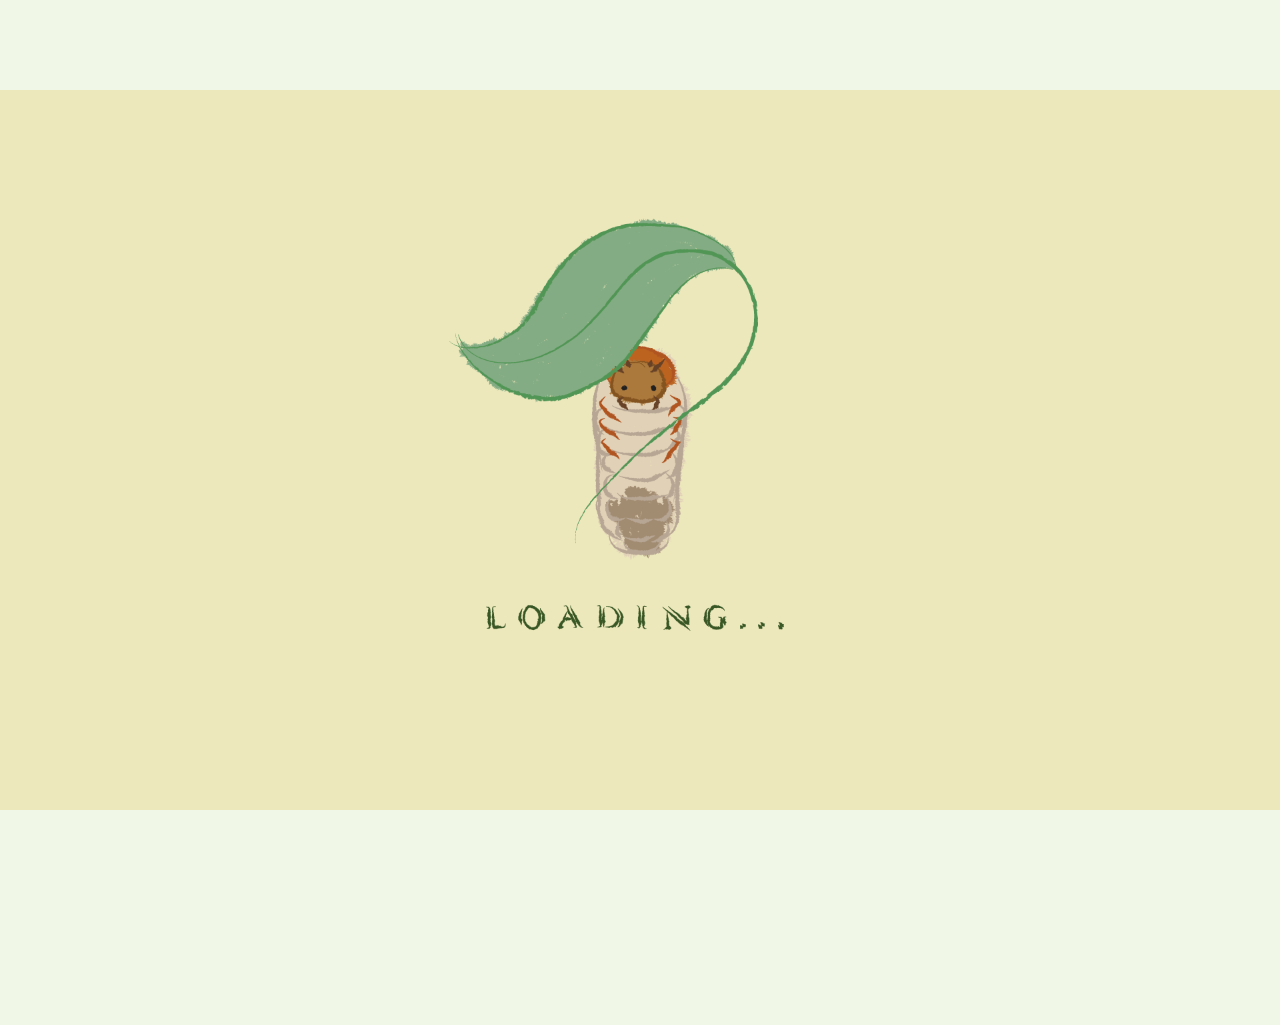
<file: index.html>
<!DOCTYPE html>
<html>
<head>

	<link rel="preconnect" href="https://fonts.googleapis.com">
	<link rel="preconnect" href="https://fonts.gstatic.com" crossorigin>
	<link href="https://fonts.googleapis.com/css2?family=Fredericka+the+Great&display=swap" rel="stylesheet">
	
	<link rel="stylesheet" type="text/css" href="css/site.css">
	<script src="https://code.jquery.com/jquery-3.7.1.min.js"></script> 
	<script src="js/main.js" defer></script>

</head>	
<body>

	<!--Audio files-->
	<audio id="chiaSound" class="effects" src="audio-files/chia-sound.mp3" preload="auto"></audio>
	<audio id="click" class="effects" src="audio-files/click.mp3" preload="auto"></audio>

	<div id="output"></div>

	<div class="help-wanted">
		<a href="help_wanted/index.html"><img id="signgrub" src="img/signgrub.png" alt="signgrub" class="signgrub"></img></a>
	</div>

	<div class="options-bar">
		<div id="menuIcon" class="menu-icon">☰</div>

		<div id="menuDropdown" class="menu-dropdown hidden">
			<button onclick="window.location.href='audio-settings/index.html'">Audio Settings</button>
			<button onclick="window.location.href='credits/index.html'">Credits</button>
		</div>
	</div>
	
	<main>
		<h1 class="header fredericka-the-great-regular">Grubby's Garden</h1>
		

		<section class="garden-creature">
			<div class="chia-wrapper resting">
				<img id="chia" src="img/chia.PNG" alt="Chia" class="chia resting">
				<img id="greenhouse" src="img/Big_greenhouse.png" alt="Greenhouse" class="greenhouse">
			</div>
		</section>
		<div class="plant-facts-bubble" onclick="window.location.href='plant_facts/index.html'">
			🌱 Chia's Plant Facts
		</div>
		<div id="emotionOverlay">
			<svg version="1.1"  id="emotionWheel" xmlns="http://www.w3.org/2000/svg" xmlns:xlink="http://www.w3.org/1999/xlink" viewBox="903 193 614 708">
				<style type="text/css">
					.st0{fill:#9C82BA;}
					.st1{enable-background:new    ;}
						.st2{fill:#FFFFFF;}
					.st3{fill:none;stroke:#333333;stroke-miterlimit:10;}
					.st4{fill:#9B9F6F;}
					.st5{fill:#6D4754;}
					.st6{fill:#FEF1A6;}
					.st7{fill:#9BACDE;}
					.st8{fill:#F5ABCC;}
				</style>
				<g id="anger" class="emotion-section hidden" onclick="goToGreenhouse('petunia_sprout')">
					<path class="st0" d="M903.6,724.5c61.2,105.7,175.5,176.8,306.4,177V547.3L903.6,724.5L903.6,724.5z"/>
					<g class="st1">
						<path class="st2" d="M1010.6,745.7c0-5.5,5.8-12,11.6-12c1.7,0,2.8,0.6,3.2,1.8c0.3-0.1,0.5-0.1,0.8-0.1c2,0,3.6,1.3,4.2,2.9
							c1.5,4.3,2.1,7.2,5,10.8c1.4,1.6,0,5.5-2.6,5.5c-0.9,0-1.5-0.4-1.9-0.9c-1.9-2.4-3.2-4.4-4.2-8c-2.2,4.4-5.9,5.8-9.2,5.8
							C1013.4,751.6,1010.6,749.3,1010.6,745.7z M1023.4,739.1c-3.9,1-6.5,3.6-6.8,6.6c0.4,0,0.7,0.1,1.2,0.1
							C1020,745.7,1022.4,743.5,1023.4,739.1z"/>
					</g>
					<g class="st1">
						<path class="st3" d="M1010.6,745.7c0-5.5,5.8-12,11.6-12c1.7,0,2.8,0.6,3.2,1.8c0.3-0.1,0.5-0.1,0.8-0.1c2,0,3.6,1.3,4.2,2.9
							c1.5,4.3,2.1,7.2,5,10.8c1.4,1.6,0,5.5-2.6,5.5c-0.9,0-1.5-0.4-1.9-0.9c-1.9-2.4-3.2-4.4-4.2-8c-2.2,4.4-5.9,5.8-9.2,5.8
							C1013.4,751.6,1010.6,749.3,1010.6,745.7z M1023.4,739.1c-3.9,1-6.5,3.6-6.8,6.6c0.4,0,0.7,0.1,1.2,0.1
							C1020,745.7,1022.4,743.5,1023.4,739.1z"/>
					</g>
					<g class="st1">
						<path class="st2" d="M1054.1,740.9c0-1.7-0.1-2.7-0.4-3.4c-0.1,0-0.2,0-0.2,0c-2,0-5.6,6-7.8,13.6c-0.5,1.9-1.4,2.5-3.1,2.5
							c-2.3,0-3.5-2.8-3.5-6.6c0-4.5,0.9-6,0.9-10.4c0-1.2,0.7-2.2,2-2.2c1.9,0,3.5,1.5,3.5,4c0,0.1,0,0.2,0,0.2
							c2.5-4.9,5.6-7.2,8.6-7.2c3.6,0,6,2.8,6,6.4c0,6.2,0.3,9.8,2,11.2c0.6,0.6,0.9,1.2,0.9,2.1c0,1.8-1.4,3.2-2.9,3.2
							C1056.2,754.6,1054.1,750,1054.1,740.9z"/>
					</g>
					<g class="st1">
						<path class="st3" d="M1054.1,740.9c0-1.7-0.1-2.7-0.4-3.4c-0.1,0-0.2,0-0.2,0c-2,0-5.6,6-7.8,13.6c-0.5,1.9-1.4,2.5-3.1,2.5
							c-2.3,0-3.5-2.8-3.5-6.6c0-4.5,0.9-6,0.9-10.4c0-1.2,0.7-2.2,2-2.2c1.9,0,3.5,1.5,3.5,4c0,0.1,0,0.2,0,0.2
							c2.5-4.9,5.6-7.2,8.6-7.2c3.6,0,6,2.8,6,6.4c0,6.2,0.3,9.8,2,11.2c0.6,0.6,0.9,1.2,0.9,2.1c0,1.8-1.4,3.2-2.9,3.2
							C1056.2,754.6,1054.1,750,1054.1,740.9z"/>
					</g>
					<g class="st1">
						<path class="st2" d="M1068.6,757.4c0-2,1.4-3.5,3.7-3.5c1,0,1.3,0.4,1.3,1.3c0,1.3,1.6,2.4,6.3,2.4c3.1,0,4.1-1.2,4.1-3.5
							c0-3.6-0.8-5.9-1.5-8.9c-2.1,3-5.5,4-8.3,4c-5.7,0-9.2-2.9-9.2-7.8c0-6.2,5.5-11,11.7-11c2.8,0,4.4,1.1,5.2,2.6
							c0.4-0.4,1-0.6,1.9-0.6c2.3,0,3.4,1.8,3.5,3.6c0.6,7.1,2.8,10.2,2.8,18.6c0,5.7-3.6,9.2-9.8,9.2
							C1070.5,763.6,1068.6,760,1068.6,757.4z M1074.3,743c3.4,0,6-1.7,6.9-5.4c-1.4,0-1.5-1.6-3.6-1.6c-3.1,0-6.5,2.5-6.5,4.8
							C1071.2,742.3,1072.2,743,1074.3,743z"/>
					</g>
					<g class="st1">
						<path class="st3" d="M1068.6,757.4c0-2,1.4-3.5,3.7-3.5c1,0,1.3,0.4,1.3,1.3c0,1.3,1.6,2.4,6.3,2.4c3.1,0,4.1-1.2,4.1-3.5
							c0-3.6-0.8-5.9-1.5-8.9c-2.1,3-5.5,4-8.3,4c-5.7,0-9.2-2.9-9.2-7.8c0-6.2,5.5-11,11.7-11c2.8,0,4.4,1.1,5.2,2.6
							c0.4-0.4,1-0.6,1.9-0.6c2.3,0,3.4,1.8,3.5,3.6c0.6,7.1,2.8,10.2,2.8,18.6c0,5.7-3.6,9.2-9.8,9.2
							C1070.5,763.6,1068.6,760,1068.6,757.4z M1074.3,743c3.4,0,6-1.7,6.9-5.4c-1.4,0-1.5-1.6-3.6-1.6c-3.1,0-6.5,2.5-6.5,4.8
							C1071.2,742.3,1072.2,743,1074.3,743z"/>
					</g>
					<g class="st1">
						<path class="st2" d="M1093.4,744.9c0-6.7,4.8-14.3,12.4-14.3c5,0,8.4,2.6,8.4,7.6c0,5.5-5,8-10.5,8c-2,0-3.4-0.5-4.2-1.2
							c0,3.1,1.1,4.6,4.2,4.6c6.9,0,8.7-3.2,10.9-3.2c1,0,1.5,0.6,1.5,1.9c0,3.4-4.8,7-11.8,7C1096.7,755.5,1093.4,751.1,1093.4,744.9z
							 M1100.1,741.5c0.7,0.1,1.6,0.4,3,0.4c2.9,0,5.2-1.4,5.2-3.3c0-1.2-0.7-1.9-2.4-1.9C1103.2,736.7,1101.1,738.8,1100.1,741.5z"/>
						<path class="st2" d="M1120.6,749.1c0-4.4-0.3-7.3-1.1-9.6c-0.5-1.4-0.6-2-0.6-2.7c0-1,0.9-1.7,2.1-1.7c2.4,0,3.9,1,4.7,4.1
							c2.5-4.3,6.3-6.8,9.3-6.8c1.8,0,2.4,1.5,2.4,3.8c0,1.1-0.3,2.1-2,2.8c-6.2,2.5-8,5.6-8.6,10.6c-0.5,3.2-1,4-2.6,4
							C1122.3,753.7,1120.6,751.6,1120.6,749.1z"/>
					</g>
					<g class="st1">
						<path class="st3" d="M1093.4,744.9c0-6.7,4.8-14.3,12.4-14.3c5,0,8.4,2.6,8.4,7.6c0,5.5-5,8-10.5,8c-2,0-3.4-0.5-4.2-1.2
							c0,3.1,1.1,4.6,4.2,4.6c6.9,0,8.7-3.2,10.9-3.2c1,0,1.5,0.6,1.5,1.9c0,3.4-4.8,7-11.8,7C1096.7,755.5,1093.4,751.1,1093.4,744.9z
							 M1100.1,741.5c0.7,0.1,1.6,0.4,3,0.4c2.9,0,5.2-1.4,5.2-3.3c0-1.2-0.7-1.9-2.4-1.9C1103.2,736.7,1101.1,738.8,1100.1,741.5z"/>
						<path class="st3" d="M1120.6,749.1c0-4.4-0.3-7.3-1.1-9.6c-0.5-1.4-0.6-2-0.6-2.7c0-1,0.9-1.7,2.1-1.7c2.4,0,3.9,1,4.7,4.1
							c2.5-4.3,6.3-6.8,9.3-6.8c1.8,0,2.4,1.5,2.4,3.8c0,1.1-0.3,2.1-2,2.8c-6.2,2.5-8,5.6-8.6,10.6c-0.5,3.2-1,4-2.6,4
							C1122.3,753.7,1120.6,751.6,1120.6,749.1z"/>
					</g>
				</g>
				<g id="disgust" class="emotion-section hidden" onclick="goToGreenhouse('venus_sprout')">
					<path class="st4" d="M1210.2,901.3c122.2-0.2,240.9-63.6,306.5-176.9L1210,547.3L1210.2,901.3L1210.2,901.3z"/>
					<g class="st1">
						<path class="st2" d="M1260,741.6c0-5.3,3.9-8.9,9.8-8.8c3,0,5.2,0.9,6.3,2.6c0.5-2.9,0.8-6.4,0.8-10.4c0-2,0.8-2.6,2-2.6
							c3,0,4.5,2.1,4.3,5.9c-0.3,5.3-1.4,8.1-1.4,12.6c0,7.2,3,6.8,3,8.3c0,1.5-1.3,3.2-3.3,3.2c-2,0-3.8-1.6-4.7-3.9
							c-2,2.6-4.6,3.6-6.6,3.6C1264.1,752,1260,747.2,1260,741.6z M1269.8,745.8c2.1,0,3.9-2,5.2-6c-0.9-0.2-1.4-1-3.8-1
							c-3,0-4.8,1-4.8,2.7C1266.4,743.7,1268.2,745.8,1269.8,745.8z"/>
					</g>
					<g class="st1">
						<path class="st3" d="M1260,741.6c0-5.3,3.9-8.9,9.8-8.8c3,0,5.2,0.9,6.3,2.6c0.5-2.9,0.8-6.4,0.8-10.4c0-2,0.8-2.6,2-2.6
							c3,0,4.5,2.1,4.3,5.9c-0.3,5.3-1.4,8.1-1.4,12.6c0,7.2,3,6.8,3,8.3c0,1.5-1.3,3.2-3.3,3.2c-2,0-3.8-1.6-4.7-3.9
							c-2,2.6-4.6,3.6-6.6,3.6C1264.1,752,1260,747.2,1260,741.6z M1269.8,745.8c2.1,0,3.9-2,5.2-6c-0.9-0.2-1.4-1-3.8-1
							c-3,0-4.8,1-4.8,2.7C1266.4,743.7,1268.2,745.8,1269.8,745.8z"/>
					</g>
					<g class="st1">
						<path class="st2" d="M1287.6,728.1c0-2.2,2-3.8,4.7-3.8c2.3,0,3.4,1.7,3.4,3.4c0,2.1-1.7,3.7-4.4,3.7
							C1288.9,731.3,1287.6,729.9,1287.6,728.1z M1288.4,749.2c0-3.8-0.1-5-0.1-6.9c0-2.2,2-4.2,3.8-4.2c1.7,0,3,1.1,3.1,3.3
							c0,1.6-0.4,7.4-0.4,9.2c0,1.6-0.8,2.5-2.3,2.5C1290.2,753.2,1288.4,751.3,1288.4,749.2z"/>
					</g>
					<g class="st1">
						<path class="st3" d="M1287.6,728.1c0-2.2,2-3.8,4.7-3.8c2.3,0,3.4,1.7,3.4,3.4c0,2.1-1.7,3.7-4.4,3.7
							C1288.9,731.3,1287.6,729.9,1287.6,728.1z M1288.4,749.2c0-3.8-0.1-5-0.1-6.9c0-2.2,2-4.2,3.8-4.2c1.7,0,3,1.1,3.1,3.3
							c0,1.6-0.4,7.4-0.4,9.2c0,1.6-0.8,2.5-2.3,2.5C1290.2,753.2,1288.4,751.3,1288.4,749.2z"/>
					</g>
					<g class="st1">
						<path class="st2" d="M1299.6,749.6c0-1,0.6-1.8,1.7-1.8c1.6,0,2.8,1.1,5.4,1.1c3,0,4.7-0.6,6.1-2.4c-2.2-2.4-12.5-1.1-12.5-9
							c0-6.2,6.2-8.8,12-8.7c2.6,0,4.2,2.2,4.2,4.2c0,1.4-0.7,2.2-1.9,2.2c-0.8,0-1.5-0.2-2.6-0.2c-3.1,0-5.3,0.8-6,2.6
							c1.9,3.3,12.6,1.4,12.6,8.7c0,5.9-5.9,8.7-12.2,8.7C1302,754.9,1299.6,752.1,1299.6,749.6z"/>
					</g>
					<g class="st1">
						<path class="st3" d="M1299.6,749.6c0-1,0.6-1.8,1.7-1.8c1.6,0,2.8,1.1,5.4,1.1c3,0,4.7-0.6,6.1-2.4c-2.2-2.4-12.5-1.1-12.5-9
							c0-6.2,6.2-8.8,12-8.7c2.6,0,4.2,2.2,4.2,4.2c0,1.4-0.7,2.2-1.9,2.2c-0.8,0-1.5-0.2-2.6-0.2c-3.1,0-5.3,0.8-6,2.6
							c1.9,3.3,12.6,1.4,12.6,8.7c0,5.9-5.9,8.7-12.2,8.7C1302,754.9,1299.6,752.1,1299.6,749.6z"/>
					</g>
					<g class="st1">
						<path class="st2" d="M1324.7,757c0-2,1.4-3.5,3.7-3.5c1,0,1.3,0.4,1.3,1.3c0,1.3,1.6,2.4,6.3,2.4c3.1,0,4.1-1.2,4.1-3.5
							c0-3.6-0.8-5.9-1.5-8.9c-2.1,3-5.5,4-8.3,4c-5.7,0-9.2-2.9-9.2-7.8c0-6.2,5.5-11,11.7-11c2.8,0,4.4,1.1,5.2,2.6
							c0.4-0.4,1-0.6,1.9-0.6c2.3,0,3.4,1.8,3.5,3.6c0.6,7.1,2.8,10.2,2.8,18.6c0,5.7-3.6,9.2-9.8,9.2
							C1326.6,763.1,1324.7,759.5,1324.7,757z M1330.4,742.6c3.4,0,6-1.7,6.9-5.4c-1.4,0-1.5-1.6-3.6-1.6c-3.1,0-6.5,2.5-6.5,4.8
							C1327.3,741.9,1328.3,742.6,1330.4,742.6z"/>
					</g>
					<g class="st1">
						<path class="st3" d="M1324.7,757c0-2,1.4-3.5,3.7-3.5c1,0,1.3,0.4,1.3,1.3c0,1.3,1.6,2.4,6.3,2.4c3.1,0,4.1-1.2,4.1-3.5
							c0-3.6-0.8-5.9-1.5-8.9c-2.1,3-5.5,4-8.3,4c-5.7,0-9.2-2.9-9.2-7.8c0-6.2,5.5-11,11.7-11c2.8,0,4.4,1.1,5.2,2.6
							c0.4-0.4,1-0.6,1.9-0.6c2.3,0,3.4,1.8,3.5,3.6c0.6,7.1,2.8,10.2,2.8,18.6c0,5.7-3.6,9.2-9.8,9.2
							C1326.6,763.1,1324.7,759.5,1324.7,757z M1330.4,742.6c3.4,0,6-1.7,6.9-5.4c-1.4,0-1.5-1.6-3.6-1.6c-3.1,0-6.5,2.5-6.5,4.8
							C1327.3,741.9,1328.3,742.6,1330.4,742.6z"/>
					</g>
					<g class="st1">
						<path class="st2" d="M1348.8,741.1c0-2.4,0.4-4.4,1.3-6.6c0.3-0.8,1-1.4,2-1.4c2.1,0,3.7,1.4,3.7,3.7c0,1.2-0.9,2.4-0.9,4.3
							c0,2.4,2.7,5.2,4.9,5.2c2.7,0,4.2-2.9,4.2-6.5c0-1.7-0.2-2.6-0.2-4c0-1.7,0.5-2.7,2.4-2.7c2.4,0,3.7,1.6,3.7,5.4
							c0,9.4-4.2,13.9-9.6,13.9C1353.3,752.3,1348.8,745.8,1348.8,741.1z"/>
					</g>
					<g class="st1">
						<path class="st3" d="M1348.8,741.1c0-2.4,0.4-4.4,1.3-6.6c0.3-0.8,1-1.4,2-1.4c2.1,0,3.7,1.4,3.7,3.7c0,1.2-0.9,2.4-0.9,4.3
							c0,2.4,2.7,5.2,4.9,5.2c2.7,0,4.2-2.9,4.2-6.5c0-1.7-0.2-2.6-0.2-4c0-1.7,0.5-2.7,2.4-2.7c2.4,0,3.7,1.6,3.7,5.4
							c0,9.4-4.2,13.9-9.6,13.9C1353.3,752.3,1348.8,745.8,1348.8,741.1z"/>
					</g>
					<g class="st1">
						<path class="st2" d="M1373,749.6c0-1,0.6-1.8,1.7-1.8c1.6,0,2.8,1.1,5.4,1.1c3,0,4.7-0.6,6.1-2.4c-2.2-2.4-12.5-1.1-12.5-9
							c0-6.2,6.2-8.8,12-8.7c2.6,0,4.2,2.2,4.2,4.2c0,1.4-0.7,2.2-1.9,2.2c-0.8,0-1.5-0.2-2.6-0.2c-3.1,0-5.3,0.8-6,2.6
							c1.9,3.3,12.6,1.4,12.6,8.7c0,5.9-5.9,8.7-12.2,8.7C1375.5,754.9,1373,752.1,1373,749.6z"/>
						<path class="st2" d="M1395.8,741.7c0-4.7,0.9-7.6,1-11.4c0.1-2.7-0.4-4.1-0.4-5.7c0-1.2,0.4-2.1,2.3-2.1c2.8,0,4.4,2.3,4.3,7.5
							c-0.1,1.2-0.2,2.2-0.4,3.4c2.2-0.5,4.6-0.7,6.6-0.7c2.7,0,4.8,1.6,4.8,3.6c0,0.9-0.6,1.7-1.6,1.8c-4.5,0.3-7.2,0.4-10.4,1.6
							c0,0.6,0,1.2,0,1.9c0,4.1,1.4,5.5,4,5.5c1.5,0,2.1-0.6,3.1-0.6c1.2,0,1.8,0.7,1.8,2.2c0,2.7-2,4.7-5.9,4.7
							C1398.2,753.3,1395.8,748.6,1395.8,741.7z"/>
					</g>
					<g class="st1">
						<path class="st3" d="M1373,749.6c0-1,0.6-1.8,1.7-1.8c1.6,0,2.8,1.1,5.4,1.1c3,0,4.7-0.6,6.1-2.4c-2.2-2.4-12.5-1.1-12.5-9
							c0-6.2,6.2-8.8,12-8.7c2.6,0,4.2,2.2,4.2,4.2c0,1.4-0.7,2.2-1.9,2.2c-0.8,0-1.5-0.2-2.6-0.2c-3.1,0-5.3,0.8-6,2.6
							c1.9,3.3,12.6,1.4,12.6,8.7c0,5.9-5.9,8.7-12.2,8.7C1375.5,754.9,1373,752.1,1373,749.6z"/>
						<path class="st3" d="M1395.8,741.7c0-4.7,0.9-7.6,1-11.4c0.1-2.7-0.4-4.1-0.4-5.7c0-1.2,0.4-2.1,2.3-2.1c2.8,0,4.4,2.3,4.3,7.5
							c-0.1,1.2-0.2,2.2-0.4,3.4c2.2-0.5,4.6-0.7,6.6-0.7c2.7,0,4.8,1.6,4.8,3.6c0,0.9-0.6,1.7-1.6,1.8c-4.5,0.3-7.2,0.4-10.4,1.6
							c0,0.6,0,1.2,0,1.9c0,4.1,1.4,5.5,4,5.5c1.5,0,2.1-0.6,3.1-0.6c1.2,0,1.8,0.7,1.8,2.2c0,2.7-2,4.7-5.9,4.7
							C1398.2,753.3,1395.8,748.6,1395.8,741.7z"/>
					</g>
				</g>
				<g id="fear" class="emotion-section hidden" onclick="goToGreenhouse('fear_sprout')">
					<path class="st5" d="M1209.8,193.3c-122.2,0.2-240.9,63.6-306.5,176.9L1210,547.3L1209.8,193.3L1209.8,193.3z"/>
					<g class="st1">
						<path class="st2" d="M1043.9,369.1c0-9-1.7-12-1.7-19.8c0-8.5,4.5-13.3,9.4-13.3c1.7,0,3.4,0.8,3.4,3c0,1.2-0.6,2-1.8,2.4
							c-3.8,1.2-4.8,3-5,7c2.8-0.6,5.6-0.8,7.8-0.8c1.8,0,3.9,1.2,3.9,3.2c0,1-0.6,2-1.8,2c-5.5,0.4-8,1.1-9.8,1.5
							c0.5,4.3,1.6,9.1,1.6,16.3c0,3.2-0.8,4-2.5,4C1045.7,374.5,1043.9,372.5,1043.9,369.1z"/>
					</g>
					<g class="st1">
						<path class="st3" d="M1043.9,369.1c0-9-1.7-12-1.7-19.8c0-8.5,4.5-13.3,9.4-13.3c1.7,0,3.4,0.8,3.4,3c0,1.2-0.6,2-1.8,2.4
							c-3.8,1.2-4.8,3-5,7c2.8-0.6,5.6-0.8,7.8-0.8c1.8,0,3.9,1.2,3.9,3.2c0,1-0.6,2-1.8,2c-5.5,0.4-8,1.1-9.8,1.5
							c0.5,4.3,1.6,9.1,1.6,16.3c0,3.2-0.8,4-2.5,4C1045.7,374.5,1043.9,372.5,1043.9,369.1z"/>
					</g>
					<g class="st1">
						<path class="st2" d="M1061,358c0-6.7,4.8-14.3,12.4-14.3c5,0,8.4,2.6,8.4,7.6c0,5.5-5,8-10.5,8c-2,0-3.4-0.5-4.2-1.2
							c0,3.1,1.1,4.6,4.2,4.6c6.9,0,8.7-3.2,10.9-3.2c1,0,1.5,0.6,1.5,1.9c0,3.4-4.8,7-11.8,7C1064.3,368.6,1061,364.2,1061,358z
							 M1067.7,354.6c0.7,0.1,1.6,0.4,3,0.4c2.9,0,5.2-1.4,5.2-3.3c0-1.2-0.7-1.9-2.4-1.9C1070.8,349.8,1068.7,351.9,1067.7,354.6z"/>
					</g>
					<g class="st1">
						<path class="st3" d="M1061,358c0-6.7,4.8-14.3,12.4-14.3c5,0,8.4,2.6,8.4,7.6c0,5.5-5,8-10.5,8c-2,0-3.4-0.5-4.2-1.2
							c0,3.1,1.1,4.6,4.2,4.6c6.9,0,8.7-3.2,10.9-3.2c1,0,1.5,0.6,1.5,1.9c0,3.4-4.8,7-11.8,7C1064.3,368.6,1061,364.2,1061,358z
							 M1067.7,354.6c0.7,0.1,1.6,0.4,3,0.4c2.9,0,5.2-1.4,5.2-3.3c0-1.2-0.7-1.9-2.4-1.9C1070.8,349.8,1068.7,351.9,1067.7,354.6z"/>
					</g>
					<g class="st1">
						<path class="st2" d="M1086.2,358.9c0-5.5,5.8-12,11.6-12c1.7,0,2.8,0.6,3.2,1.8c0.3-0.1,0.5-0.1,0.8-0.1c2,0,3.6,1.3,4.2,2.9
							c1.5,4.3,2.1,7.2,5,10.8c1.4,1.6,0,5.5-2.6,5.5c-0.9,0-1.5-0.4-1.9-0.9c-1.9-2.4-3.2-4.4-4.2-8c-2.2,4.4-5.9,5.8-9.2,5.8
							C1089,364.8,1086.2,362.4,1086.2,358.9z M1099,352.2c-3.9,1-6.5,3.6-6.8,6.6c0.4,0,0.7,0.1,1.2,0.1
							C1095.7,358.9,1098,356.6,1099,352.2z"/>
					</g>
					<g class="st1">
						<path class="st3" d="M1086.2,358.9c0-5.5,5.8-12,11.6-12c1.7,0,2.8,0.6,3.2,1.8c0.3-0.1,0.5-0.1,0.8-0.1c2,0,3.6,1.3,4.2,2.9
							c1.5,4.3,2.1,7.2,5,10.8c1.4,1.6,0,5.5-2.6,5.5c-0.9,0-1.5-0.4-1.9-0.9c-1.9-2.4-3.2-4.4-4.2-8c-2.2,4.4-5.9,5.8-9.2,5.8
							C1089,364.8,1086.2,362.4,1086.2,358.9z M1099,352.2c-3.9,1-6.5,3.6-6.8,6.6c0.4,0,0.7,0.1,1.2,0.1
							C1095.7,358.9,1098,356.6,1099,352.2z"/>
					</g>
					<g class="st1">
						<path class="st2" d="M1115,362.3c0-4.4-0.3-7.3-1.1-9.6c-0.5-1.4-0.6-2-0.6-2.7c0-1,0.9-1.7,2.1-1.7c2.4,0,3.9,1,4.7,4.1
							c2.5-4.3,6.3-6.8,9.3-6.8c1.8,0,2.4,1.5,2.4,3.8c0,1.1-0.3,2.1-2,2.8c-6.2,2.5-8,5.6-8.6,10.6c-0.5,3.2-1,4-2.6,4
							C1116.7,366.8,1115,364.8,1115,362.3z"/>
					</g>
					<g class="st1">
						<path class="st3" d="M1115,362.3c0-4.4-0.3-7.3-1.1-9.6c-0.5-1.4-0.6-2-0.6-2.7c0-1,0.9-1.7,2.1-1.7c2.4,0,3.9,1,4.7,4.1
							c2.5-4.3,6.3-6.8,9.3-6.8c1.8,0,2.4,1.5,2.4,3.8c0,1.1-0.3,2.1-2,2.8c-6.2,2.5-8,5.6-8.6,10.6c-0.5,3.2-1,4-2.6,4
							C1116.7,366.8,1115,364.8,1115,362.3z"/>
					</g>
				</g>
				<g id="happiness" class="emotion-section hidden" onclick="goToGreenhouse('happy_sprout')">
					<path class="st6" d="M1516.7,724.1c60.9-105.9,65.4-240.4,0.1-353.9L1210,547.3L1516.7,724.1z"/>
					<g class="st1">
						<path class="st2" d="M1320.7,550.1c0-7.8,1.2-13,1.3-17.3c0-2.9-0.5-4.2-0.4-5.8c0-1.1,0.7-2.2,2.6-2.2c2,0,4.1,1.6,4,7.2
							c-0.1,2.3-0.7,5-1,9c2.8-5.6,5.6-8,8.9-8c4.6,0,5.9,4.2,6.6,11.4c0.5,5.4,1.8,7,2.6,8.6c0.3,0.5,0.5,1.1,0.5,1.7
							c0,1.2-1.2,2.2-2.8,2.2c-3.7,0-5.8-3.7-6.2-8.2c-0.3-5.1-0.9-7.1-1.6-8.6c-1.7,0.7-4.7,5.4-8,13.4c-0.7,1.6-1.5,2-2.6,2
							C1322.4,555.6,1320.7,553.1,1320.7,550.1z"/>
					</g>
					<g class="st1">
						<path class="st3" d="M1320.7,550.1c0-7.8,1.2-13,1.3-17.3c0-2.9-0.5-4.2-0.4-5.8c0-1.1,0.7-2.2,2.6-2.2c2,0,4.1,1.6,4,7.2
							c-0.1,2.3-0.7,5-1,9c2.8-5.6,5.6-8,8.9-8c4.6,0,5.9,4.2,6.6,11.4c0.5,5.4,1.8,7,2.6,8.6c0.3,0.5,0.5,1.1,0.5,1.7
							c0,1.2-1.2,2.2-2.8,2.2c-3.7,0-5.8-3.7-6.2-8.2c-0.3-5.1-0.9-7.1-1.6-8.6c-1.7,0.7-4.7,5.4-8,13.4c-0.7,1.6-1.5,2-2.6,2
							C1322.4,555.6,1320.7,553.1,1320.7,550.1z"/>
					</g>
					<g class="st1">
						<path class="st2" d="M1347.6,547.7c0-5.5,5.8-12,11.6-12c1.7,0,2.8,0.6,3.2,1.8c0.3-0.1,0.5-0.1,0.8-0.1c2,0,3.6,1.3,4.2,2.9
							c1.5,4.3,2.1,7.2,5,10.8c1.4,1.6,0,5.5-2.6,5.5c-0.9,0-1.5-0.4-1.9-0.9c-1.9-2.4-3.2-4.4-4.2-8c-2.2,4.4-5.9,5.8-9.2,5.8
							C1350.4,553.6,1347.6,551.3,1347.6,547.7z M1360.4,541.1c-3.9,1-6.5,3.6-6.8,6.6c0.4,0,0.7,0.1,1.2,0.1
							C1357,547.7,1359.3,545.5,1360.4,541.1z"/>
					</g>
					<g class="st1">
						<path class="st3" d="M1347.6,547.7c0-5.5,5.8-12,11.6-12c1.7,0,2.8,0.6,3.2,1.8c0.3-0.1,0.5-0.1,0.8-0.1c2,0,3.6,1.3,4.2,2.9
							c1.5,4.3,2.1,7.2,5,10.8c1.4,1.6,0,5.5-2.6,5.5c-0.9,0-1.5-0.4-1.9-0.9c-1.9-2.4-3.2-4.4-4.2-8c-2.2,4.4-5.9,5.8-9.2,5.8
							C1350.4,553.6,1347.6,551.3,1347.6,547.7z M1360.4,541.1c-3.9,1-6.5,3.6-6.8,6.6c0.4,0,0.7,0.1,1.2,0.1
							C1357,547.7,1359.3,545.5,1360.4,541.1z"/>
					</g>
					<g class="st1">
						<path class="st2" d="M1376.5,561.8c0-2.3,0.6-3.2,0.6-6.4c0-5.9-1.7-9.9-2-15.6c-0.1-1.2,0.3-2.7,2-2.7c0.1,0,0.2,0,0.4,0
							c0.7-1.2,2.5-1.6,5.3-1.6c7.5,0,13.7,3.8,13.7,11.1c0,3.7-3.7,7-8.8,7c-1.7,0-3.2-0.3-4.5-0.7c0.2,1.4,0.3,2.7,0.3,4.2
							c0,4.2-0.4,8.6-3.8,8.6C1378.2,565.6,1376.5,564.4,1376.5,561.8z M1381.6,541.8c0.1,1.8,0.4,3.5,0.6,5.2c1.1,0.4,2.4,0.9,4.5,0.9
							c2,0,3.4-0.8,3.4-2.2c0-1.9-2.3-3.9-6.6-3.9C1382.7,541.7,1382.1,541.7,1381.6,541.8z"/>
					</g>
					<g class="st1">
						<path class="st3" d="M1376.5,561.8c0-2.3,0.6-3.2,0.6-6.4c0-5.9-1.7-9.9-2-15.6c-0.1-1.2,0.3-2.7,2-2.7c0.1,0,0.2,0,0.4,0
							c0.7-1.2,2.5-1.6,5.3-1.6c7.5,0,13.7,3.8,13.7,11.1c0,3.7-3.7,7-8.8,7c-1.7,0-3.2-0.3-4.5-0.7c0.2,1.4,0.3,2.7,0.3,4.2
							c0,4.2-0.4,8.6-3.8,8.6C1378.2,565.6,1376.5,564.4,1376.5,561.8z M1381.6,541.8c0.1,1.8,0.4,3.5,0.6,5.2c1.1,0.4,2.4,0.9,4.5,0.9
							c2,0,3.4-0.8,3.4-2.2c0-1.9-2.3-3.9-6.6-3.9C1382.7,541.7,1382.1,541.7,1381.6,541.8z"/>
					</g>
					<g class="st1">
						<path class="st2" d="M1401.2,561.8c0-2.3,0.6-3.2,0.6-6.4c0-5.9-1.7-9.9-2-15.6c-0.1-1.2,0.3-2.7,2-2.7c0.1,0,0.2,0,0.4,0
							c0.7-1.2,2.5-1.6,5.3-1.6c7.5,0,13.7,3.8,13.7,11.1c0,3.7-3.7,7-8.8,7c-1.7,0-3.2-0.3-4.5-0.7c0.2,1.4,0.3,2.7,0.3,4.2
							c0,4.2-0.4,8.6-3.8,8.6C1402.9,565.6,1401.2,564.4,1401.2,561.8z M1406.4,541.8c0.1,1.8,0.4,3.5,0.6,5.2c1.1,0.4,2.4,0.9,4.5,0.9
							c2,0,3.4-0.8,3.4-2.2c0-1.9-2.3-3.9-6.6-3.9C1407.4,541.7,1406.8,541.7,1406.4,541.8z"/>
					</g>
					<g class="st1">
						<path class="st3" d="M1401.2,561.8c0-2.3,0.6-3.2,0.6-6.4c0-5.9-1.7-9.9-2-15.6c-0.1-1.2,0.3-2.7,2-2.7c0.1,0,0.2,0,0.4,0
							c0.7-1.2,2.5-1.6,5.3-1.6c7.5,0,13.7,3.8,13.7,11.1c0,3.7-3.7,7-8.8,7c-1.7,0-3.2-0.3-4.5-0.7c0.2,1.4,0.3,2.7,0.3,4.2
							c0,4.2-0.4,8.6-3.8,8.6C1402.9,565.6,1401.2,564.4,1401.2,561.8z M1406.4,541.8c0.1,1.8,0.4,3.5,0.6,5.2c1.1,0.4,2.4,0.9,4.5,0.9
							c2,0,3.4-0.8,3.4-2.2c0-1.9-2.3-3.9-6.6-3.9C1407.4,541.7,1406.8,541.7,1406.4,541.8z"/>
					</g>
					<g class="st1">
						<path class="st2" d="M1424.7,530.5c0-2.2,2-3.8,4.7-3.8c2.3,0,3.4,1.7,3.4,3.4c0,2.1-1.7,3.7-4.4,3.7
							C1426,533.7,1424.7,532.3,1424.7,530.5z M1425.5,551.6c0-3.8-0.1-5-0.1-6.9c0-2.2,2-4.2,3.8-4.2c1.7,0,3,1.1,3.1,3.3
							c0,1.6-0.4,7.4-0.4,9.2c0,1.6-0.8,2.5-2.3,2.5C1427.3,555.6,1425.5,553.7,1425.5,551.6z"/>
					</g>
					<g class="st1">
						<path class="st3" d="M1424.7,530.5c0-2.2,2-3.8,4.7-3.8c2.3,0,3.4,1.7,3.4,3.4c0,2.1-1.7,3.7-4.4,3.7
							C1426,533.7,1424.7,532.3,1424.7,530.5z M1425.5,551.6c0-3.8-0.1-5-0.1-6.9c0-2.2,2-4.2,3.8-4.2c1.7,0,3,1.1,3.1,3.3
							c0,1.6-0.4,7.4-0.4,9.2c0,1.6-0.8,2.5-2.3,2.5C1427.3,555.6,1425.5,553.7,1425.5,551.6z"/>
					</g>
					<g class="st1">
						<path class="st2" d="M1452.3,542.9c0-1.7-0.1-2.7-0.4-3.4c-0.1,0-0.2,0-0.2,0c-2,0-5.6,6-7.8,13.6c-0.5,1.9-1.4,2.5-3.1,2.5
							c-2.3,0-3.5-2.8-3.5-6.6c0-4.5,0.9-6,0.9-10.4c0-1.2,0.7-2.2,2-2.2c1.9,0,3.5,1.5,3.5,4c0,0.1,0,0.2,0,0.2
							c2.5-4.9,5.6-7.2,8.6-7.2c3.6,0,6,2.8,6,6.4c0,6.2,0.3,9.8,2,11.2c0.6,0.6,0.9,1.2,0.9,2.1c0,1.8-1.4,3.2-2.9,3.2
							C1454.4,556.6,1452.3,552,1452.3,542.9z"/>
					</g>
					<g class="st1">
						<path class="st3" d="M1452.3,542.9c0-1.7-0.1-2.7-0.4-3.4c-0.1,0-0.2,0-0.2,0c-2,0-5.6,6-7.8,13.6c-0.5,1.9-1.4,2.5-3.1,2.5
							c-2.3,0-3.5-2.8-3.5-6.6c0-4.5,0.9-6,0.9-10.4c0-1.2,0.7-2.2,2-2.2c1.9,0,3.5,1.5,3.5,4c0,0.1,0,0.2,0,0.2
							c2.5-4.9,5.6-7.2,8.6-7.2c3.6,0,6,2.8,6,6.4c0,6.2,0.3,9.8,2,11.2c0.6,0.6,0.9,1.2,0.9,2.1c0,1.8-1.4,3.2-2.9,3.2
							C1454.4,556.6,1452.3,552,1452.3,542.9z"/>
					</g>
					<g class="st1">
						<path class="st2" d="M1463.6,546.9c0-6.7,4.8-14.3,12.4-14.3c5,0,8.4,2.6,8.4,7.6c0,5.5-5,8-10.5,8c-2,0-3.4-0.5-4.2-1.2
							c0,3.1,1.1,4.6,4.2,4.6c6.9,0,8.7-3.2,10.9-3.2c1,0,1.5,0.6,1.5,1.9c0,3.4-4.8,7-11.8,7C1467,557.5,1463.6,553,1463.6,546.9z
							 M1470.4,543.5c0.7,0.1,1.6,0.4,3,0.4c2.9,0,5.2-1.4,5.2-3.3c0-1.2-0.7-1.9-2.4-1.9C1473.5,538.7,1471.4,540.8,1470.4,543.5z"/>
					</g>
					<g class="st1">
						<path class="st3" d="M1463.6,546.9c0-6.7,4.8-14.3,12.4-14.3c5,0,8.4,2.6,8.4,7.6c0,5.5-5,8-10.5,8c-2,0-3.4-0.5-4.2-1.2
							c0,3.1,1.1,4.6,4.2,4.6c6.9,0,8.7-3.2,10.9-3.2c1,0,1.5,0.6,1.5,1.9c0,3.4-4.8,7-11.8,7C1467,557.5,1463.6,553,1463.6,546.9z
							 M1470.4,543.5c0.7,0.1,1.6,0.4,3,0.4c2.9,0,5.2-1.4,5.2-3.3c0-1.2-0.7-1.9-2.4-1.9C1473.5,538.7,1471.4,540.8,1470.4,543.5z"/>
					</g>
					<g class="st1">
						<path class="st2" d="M1489.2,552.1c0-1,0.6-1.8,1.7-1.8c1.6,0,2.8,1.1,5.4,1.1c3,0,4.7-0.6,6.1-2.4c-2.2-2.4-12.5-1.1-12.5-9
							c0-6.2,6.2-8.8,12-8.7c2.6,0,4.2,2.2,4.2,4.2c0,1.4-0.7,2.2-1.9,2.2c-0.8,0-1.5-0.2-2.6-0.2c-3.1,0-5.3,0.8-6,2.6
							c1.9,3.3,12.6,1.4,12.6,8.7c0,5.9-5.9,8.7-12.2,8.7C1491.7,557.3,1489.2,554.5,1489.2,552.1z"/>
					</g>
					<g class="st1">
						<path class="st3" d="M1489.2,552.1c0-1,0.6-1.8,1.7-1.8c1.6,0,2.8,1.1,5.4,1.1c3,0,4.7-0.6,6.1-2.4c-2.2-2.4-12.5-1.1-12.5-9
							c0-6.2,6.2-8.8,12-8.7c2.6,0,4.2,2.2,4.2,4.2c0,1.4-0.7,2.2-1.9,2.2c-0.8,0-1.5-0.2-2.6-0.2c-3.1,0-5.3,0.8-6,2.6
							c1.9,3.3,12.6,1.4,12.6,8.7c0,5.9-5.9,8.7-12.2,8.7C1491.7,557.3,1489.2,554.5,1489.2,552.1z"/>
					</g>
					<g class="st1">
						<path class="st2" d="M1510.9,552.1c0-1,0.6-1.8,1.7-1.8c1.6,0,2.8,1.1,5.4,1.1c3,0,4.7-0.6,6.1-2.4c-2.2-2.4-12.5-1.1-12.5-9
							c0-6.2,6.2-8.8,12-8.7c2.6,0,4.2,2.2,4.2,4.2c0,1.4-0.7,2.2-1.9,2.2c-0.8,0-1.5-0.2-2.6-0.2c-3.1,0-5.3,0.8-6,2.6
							c1.9,3.3,12.6,1.4,12.6,8.7c0,5.9-5.9,8.7-12.2,8.7C1513.4,557.3,1510.9,554.5,1510.9,552.1z"/>
					</g>
					<g class="st1">
						<path class="st3" d="M1510.9,552.1c0-1,0.6-1.8,1.7-1.8c1.6,0,2.8,1.1,5.4,1.1c3,0,4.7-0.6,6.1-2.4c-2.2-2.4-12.5-1.1-12.5-9
							c0-6.2,6.2-8.8,12-8.7c2.6,0,4.2,2.2,4.2,4.2c0,1.4-0.7,2.2-1.9,2.2c-0.8,0-1.5-0.2-2.6-0.2c-3.1,0-5.3,0.8-6,2.6
							c1.9,3.3,12.6,1.4,12.6,8.7c0,5.9-5.9,8.7-12.2,8.7C1513.4,557.3,1510.9,554.5,1510.9,552.1z"/>
					</g>
				</g>
				<g id="sadness" class="emotion-section hidden" onclick="goToGreenhouse('sad_sprout')">
					<path class="st7" d="M1516.4,370.1c-61.2-105.7-175.5-176.9-306.4-177v354.2L1516.4,370.1z"/>
					<g class="st1">
						<path class="st2" d="M1248.3,363c0-1,0.6-1.8,1.7-1.8c1.6,0,2.8,1.1,5.4,1.1c3,0,4.7-0.6,6.1-2.4c-2.2-2.4-12.5-1.1-12.5-9
							c0-6.2,6.2-8.8,12-8.7c2.6,0,4.2,2.2,4.2,4.2c0,1.4-0.7,2.2-1.9,2.2c-0.8,0-1.5-0.2-2.6-0.2c-3.1,0-5.3,0.8-6,2.6
							c1.9,3.3,12.6,1.4,12.6,8.7c0,5.9-5.9,8.7-12.2,8.7C1250.7,368.2,1248.3,365.5,1248.3,363z"/>
					</g>
					<g class="st1">
						<path class="st3" d="M1248.3,363c0-1,0.6-1.8,1.7-1.8c1.6,0,2.8,1.1,5.4,1.1c3,0,4.7-0.6,6.1-2.4c-2.2-2.4-12.5-1.1-12.5-9
							c0-6.2,6.2-8.8,12-8.7c2.6,0,4.2,2.2,4.2,4.2c0,1.4-0.7,2.2-1.9,2.2c-0.8,0-1.5-0.2-2.6-0.2c-3.1,0-5.3,0.8-6,2.6
							c1.9,3.3,12.6,1.4,12.6,8.7c0,5.9-5.9,8.7-12.2,8.7C1250.7,368.2,1248.3,365.5,1248.3,363z"/>
					</g>
					<g class="st1">
						<path class="st2" d="M1270.2,358.7c0-5.5,5.8-12,11.6-12c1.7,0,2.8,0.6,3.2,1.8c0.3-0.1,0.5-0.1,0.8-0.1c2,0,3.6,1.3,4.2,2.9
							c1.5,4.3,2.1,7.2,5,10.8c1.4,1.6,0,5.5-2.6,5.5c-0.9,0-1.5-0.4-1.9-0.9c-1.9-2.4-3.2-4.4-4.2-8c-2.2,4.4-5.9,5.8-9.2,5.8
							C1273,364.5,1270.2,362.2,1270.2,358.7z M1283,352c-3.9,1-6.5,3.6-6.8,6.6c0.4,0,0.7,0.1,1.2,0.1
							C1279.6,358.7,1281.9,356.4,1283,352z"/>
					</g>
					<g class="st1">
						<path class="st3" d="M1270.2,358.7c0-5.5,5.8-12,11.6-12c1.7,0,2.8,0.6,3.2,1.8c0.3-0.1,0.5-0.1,0.8-0.1c2,0,3.6,1.3,4.2,2.9
							c1.5,4.3,2.1,7.2,5,10.8c1.4,1.6,0,5.5-2.6,5.5c-0.9,0-1.5-0.4-1.9-0.9c-1.9-2.4-3.2-4.4-4.2-8c-2.2,4.4-5.9,5.8-9.2,5.8
							C1273,364.5,1270.2,362.2,1270.2,358.7z M1283,352c-3.9,1-6.5,3.6-6.8,6.6c0.4,0,0.7,0.1,1.2,0.1
							C1279.6,358.7,1281.9,356.4,1283,352z"/>
					</g>
					<g class="st1">
						<path class="st2" d="M1297.2,354.9c0-5.3,3.9-8.9,9.8-8.8c3,0,5.2,0.9,6.3,2.6c0.5-2.9,0.8-6.4,0.8-10.4c0-2,0.8-2.6,2-2.6
							c3,0,4.5,2.1,4.3,5.9c-0.3,5.3-1.4,8.1-1.4,12.6c0,7.2,3,6.8,3,8.3c0,1.5-1.3,3.2-3.3,3.2c-2,0-3.8-1.6-4.7-3.9
							c-2,2.6-4.6,3.6-6.6,3.6C1301.3,365.3,1297.2,360.5,1297.2,354.9z M1307,359.2c2.1,0,3.9-2,5.2-6c-0.9-0.2-1.4-1-3.8-1
							c-3,0-4.8,1-4.8,2.7C1303.6,357,1305.4,359.2,1307,359.2z"/>
					</g>
					<g class="st1">
						<path class="st3" d="M1297.2,354.9c0-5.3,3.9-8.9,9.8-8.8c3,0,5.2,0.9,6.3,2.6c0.5-2.9,0.8-6.4,0.8-10.4c0-2,0.8-2.6,2-2.6
							c3,0,4.5,2.1,4.3,5.9c-0.3,5.3-1.4,8.1-1.4,12.6c0,7.2,3,6.8,3,8.3c0,1.5-1.3,3.2-3.3,3.2c-2,0-3.8-1.6-4.7-3.9
							c-2,2.6-4.6,3.6-6.6,3.6C1301.3,365.3,1297.2,360.5,1297.2,354.9z M1307,359.2c2.1,0,3.9-2,5.2-6c-0.9-0.2-1.4-1-3.8-1
							c-3,0-4.8,1-4.8,2.7C1303.6,357,1305.4,359.2,1307,359.2z"/>
					</g>
					<g class="st1">
						<path class="st2" d="M1340.7,353.8c0-1.7-0.1-2.7-0.4-3.4c-0.1,0-0.2,0-0.2,0c-2,0-5.6,6-7.8,13.6c-0.5,1.9-1.4,2.5-3.1,2.5
							c-2.3,0-3.5-2.8-3.5-6.6c0-4.5,0.9-6,0.9-10.4c0-1.2,0.7-2.2,2-2.2c1.9,0,3.5,1.5,3.5,4c0,0.1,0,0.2,0,0.2
							c2.5-4.9,5.6-7.2,8.6-7.2c3.6,0,6,2.8,6,6.4c0,6.2,0.3,9.8,2,11.2c0.6,0.6,0.9,1.2,0.9,2.1c0,1.8-1.4,3.2-2.9,3.2
							C1342.8,367.5,1340.7,362.9,1340.7,353.8z"/>
					</g>
					<g class="st1">
						<path class="st3" d="M1340.7,353.8c0-1.7-0.1-2.7-0.4-3.4c-0.1,0-0.2,0-0.2,0c-2,0-5.6,6-7.8,13.6c-0.5,1.9-1.4,2.5-3.1,2.5
							c-2.3,0-3.5-2.8-3.5-6.6c0-4.5,0.9-6,0.9-10.4c0-1.2,0.7-2.2,2-2.2c1.9,0,3.5,1.5,3.5,4c0,0.1,0,0.2,0,0.2
							c2.5-4.9,5.6-7.2,8.6-7.2c3.6,0,6,2.8,6,6.4c0,6.2,0.3,9.8,2,11.2c0.6,0.6,0.9,1.2,0.9,2.1c0,1.8-1.4,3.2-2.9,3.2
							C1342.8,367.5,1340.7,362.9,1340.7,353.8z"/>
					</g>
					<g class="st1">
						<path class="st2" d="M1352,357.8c0-6.7,4.8-14.3,12.4-14.3c5,0,8.4,2.6,8.4,7.6c0,5.5-5,8-10.5,8c-2,0-3.4-0.5-4.2-1.2
							c0,3.1,1.1,4.6,4.2,4.6c6.9,0,8.7-3.2,10.9-3.2c1,0,1.5,0.6,1.5,1.9c0,3.4-4.8,7-11.8,7C1355.4,368.4,1352,364,1352,357.8z
							 M1358.8,354.4c0.7,0.1,1.6,0.4,3,0.4c2.9,0,5.2-1.4,5.2-3.3c0-1.2-0.7-1.9-2.4-1.9C1361.9,349.6,1359.8,351.7,1358.8,354.4z"/>
					</g>
					<g class="st1">
						<path class="st3" d="M1352,357.8c0-6.7,4.8-14.3,12.4-14.3c5,0,8.4,2.6,8.4,7.6c0,5.5-5,8-10.5,8c-2,0-3.4-0.5-4.2-1.2
							c0,3.1,1.1,4.6,4.2,4.6c6.9,0,8.7-3.2,10.9-3.2c1,0,1.5,0.6,1.5,1.9c0,3.4-4.8,7-11.8,7C1355.4,368.4,1352,364,1352,357.8z
							 M1358.8,354.4c0.7,0.1,1.6,0.4,3,0.4c2.9,0,5.2-1.4,5.2-3.3c0-1.2-0.7-1.9-2.4-1.9C1361.9,349.6,1359.8,351.7,1358.8,354.4z"/>
					</g>
					<g class="st1">
						<path class="st2" d="M1377.6,363c0-1,0.6-1.8,1.7-1.8c1.6,0,2.8,1.1,5.4,1.1c3,0,4.7-0.6,6.1-2.4c-2.2-2.4-12.5-1.1-12.5-9
							c0-6.2,6.2-8.8,12-8.7c2.6,0,4.2,2.2,4.2,4.2c0,1.4-0.7,2.2-1.9,2.2c-0.8,0-1.5-0.2-2.6-0.2c-3.1,0-5.3,0.8-6,2.6
							c1.9,3.3,12.6,1.4,12.6,8.7c0,5.9-5.9,8.7-12.2,8.7C1380.1,368.2,1377.6,365.5,1377.6,363z"/>
					</g>
					<g class="st1">
						<path class="st3" d="M1377.6,363c0-1,0.6-1.8,1.7-1.8c1.6,0,2.8,1.1,5.4,1.1c3,0,4.7-0.6,6.1-2.4c-2.2-2.4-12.5-1.1-12.5-9
							c0-6.2,6.2-8.8,12-8.7c2.6,0,4.2,2.2,4.2,4.2c0,1.4-0.7,2.2-1.9,2.2c-0.8,0-1.5-0.2-2.6-0.2c-3.1,0-5.3,0.8-6,2.6
							c1.9,3.3,12.6,1.4,12.6,8.7c0,5.9-5.9,8.7-12.2,8.7C1380.1,368.2,1377.6,365.5,1377.6,363z"/>
					</g>
					<g class="st1">
						<path class="st2" d="M1399.3,363c0-1,0.6-1.8,1.7-1.8c1.6,0,2.8,1.1,5.4,1.1c3,0,4.7-0.6,6.1-2.4c-2.2-2.4-12.5-1.1-12.5-9
							c0-6.2,6.2-8.8,12-8.7c2.6,0,4.2,2.2,4.2,4.2c0,1.4-0.7,2.2-1.9,2.2c-0.8,0-1.5-0.2-2.6-0.2c-3.1,0-5.3,0.8-6,2.6
							c1.9,3.3,12.6,1.4,12.6,8.7c0,5.9-5.9,8.7-12.2,8.7C1401.8,368.2,1399.3,365.5,1399.3,363z"/>
					</g>
					<g class="st1">
						<path class="st3" d="M1399.3,363c0-1,0.6-1.8,1.7-1.8c1.6,0,2.8,1.1,5.4,1.1c3,0,4.7-0.6,6.1-2.4c-2.2-2.4-12.5-1.1-12.5-9
							c0-6.2,6.2-8.8,12-8.7c2.6,0,4.2,2.2,4.2,4.2c0,1.4-0.7,2.2-1.9,2.2c-0.8,0-1.5-0.2-2.6-0.2c-3.1,0-5.3,0.8-6,2.6
							c1.9,3.3,12.6,1.4,12.6,8.7c0,5.9-5.9,8.7-12.2,8.7C1401.8,368.2,1399.3,365.5,1399.3,363z"/>
					</g>
				</g>				
				<g id="surprise" class="emotion-section hidden" onclick="goToGreenhouse('lily_sprout')">
					<path class="st8" d="M903.3,370.5c-60.9,105.9-65.4,240.4-0.1,353.9L1210,547.3L903.3,370.5L903.3,370.5z"/>
					<g class="st1">
						<path class="st2" d="M909.8,552.3c0-1,0.6-1.8,1.7-1.8c1.6,0,2.8,1.1,5.4,1.1c3,0,4.7-0.6,6.1-2.4c-2.2-2.4-12.5-1.1-12.5-9
							c0-6.2,6.2-8.8,12-8.7c2.6,0,4.2,2.2,4.2,4.2c0,1.4-0.7,2.2-1.9,2.2c-0.8,0-1.5-0.2-2.6-0.2c-3.1,0-5.3,0.8-6,2.6
							c1.9,3.3,12.6,1.4,12.6,8.7c0,5.9-5.9,8.7-12.2,8.7C912.3,557.6,909.8,554.8,909.8,552.3z"/>
					</g>
					<g class="st1">
						<path class="st3" d="M909.8,552.3c0-1,0.6-1.8,1.7-1.8c1.6,0,2.8,1.1,5.4,1.1c3,0,4.7-0.6,6.1-2.4c-2.2-2.4-12.5-1.1-12.5-9
							c0-6.2,6.2-8.8,12-8.7c2.6,0,4.2,2.2,4.2,4.2c0,1.4-0.7,2.2-1.9,2.2c-0.8,0-1.5-0.2-2.6-0.2c-3.1,0-5.3,0.8-6,2.6
							c1.9,3.3,12.6,1.4,12.6,8.7c0,5.9-5.9,8.7-12.2,8.7C912.3,557.6,909.8,554.8,909.8,552.3z"/>
					</g>
					<g class="st1">
						<path class="st2" d="M931.7,543.8c0-2.4,0.4-4.4,1.3-6.6c0.3-0.8,1-1.4,2-1.4c2.1,0,3.7,1.4,3.7,3.7c0,1.2-0.9,2.4-0.9,4.3
							c0,2.4,2.7,5.2,4.9,5.2c2.7,0,4.2-2.9,4.2-6.5c0-1.7-0.2-2.6-0.2-4c0-1.7,0.5-2.7,2.4-2.7c2.4,0,3.7,1.6,3.7,5.4
							c0,9.4-4.2,13.9-9.6,13.9C936.2,555,931.7,548.4,931.7,543.8z"/>
					</g>
					<g class="st1">
						<path class="st3" d="M931.7,543.8c0-2.4,0.4-4.4,1.3-6.6c0.3-0.8,1-1.4,2-1.4c2.1,0,3.7,1.4,3.7,3.7c0,1.2-0.9,2.4-0.9,4.3
							c0,2.4,2.7,5.2,4.9,5.2c2.7,0,4.2-2.9,4.2-6.5c0-1.7-0.2-2.6-0.2-4c0-1.7,0.5-2.7,2.4-2.7c2.4,0,3.7,1.6,3.7,5.4
							c0,9.4-4.2,13.9-9.6,13.9C936.2,555,931.7,548.4,931.7,543.8z"/>
					</g>
					<g class="st1">
						<path class="st2" d="M958.1,551.4c0-4.4-0.3-7.3-1.1-9.6c-0.5-1.4-0.6-2-0.6-2.7c0-1,0.9-1.7,2.1-1.7c2.4,0,3.9,1,4.7,4.1
							c2.5-4.3,6.3-6.8,9.3-6.8c1.8,0,2.4,1.5,2.4,3.8c0,1.1-0.3,2.1-2,2.8c-6.2,2.5-8,5.6-8.6,10.6c-0.5,3.2-1,4-2.6,4
							C959.8,555.9,958.1,553.9,958.1,551.4z"/>
					</g>
					<g class="st1">
						<path class="st3" d="M958.1,551.4c0-4.4-0.3-7.3-1.1-9.6c-0.5-1.4-0.6-2-0.6-2.7c0-1,0.9-1.7,2.1-1.7c2.4,0,3.9,1,4.7,4.1
							c2.5-4.3,6.3-6.8,9.3-6.8c1.8,0,2.4,1.5,2.4,3.8c0,1.1-0.3,2.1-2,2.8c-6.2,2.5-8,5.6-8.6,10.6c-0.5,3.2-1,4-2.6,4
							C959.8,555.9,958.1,553.9,958.1,551.4z"/>
					</g>
					<g class="st1">
						<path class="st2" d="M978.6,562.1c0-2.3,0.6-3.2,0.6-6.4c0-5.9-1.7-9.9-2-15.6c-0.1-1.2,0.3-2.7,2-2.7c0.1,0,0.2,0,0.4,0
							c0.7-1.2,2.5-1.6,5.3-1.6c7.5,0,13.7,3.8,13.7,11.1c0,3.7-3.7,7-8.8,7c-1.7,0-3.2-0.3-4.5-0.7c0.2,1.4,0.3,2.7,0.3,4.2
							c0,4.2-0.4,8.6-3.8,8.6C980.3,565.9,978.6,564.7,978.6,562.1z M983.8,542c0.1,1.8,0.4,3.5,0.6,5.2c1.1,0.4,2.4,0.9,4.5,0.9
							c2,0,3.4-0.8,3.4-2.2c0-1.9-2.3-3.9-6.6-3.9C984.8,541.9,984.3,542,983.8,542z"/>
					</g>
					<g class="st1">
						<path class="st3" d="M978.6,562.1c0-2.3,0.6-3.2,0.6-6.4c0-5.9-1.7-9.9-2-15.6c-0.1-1.2,0.3-2.7,2-2.7c0.1,0,0.2,0,0.4,0
							c0.7-1.2,2.5-1.6,5.3-1.6c7.5,0,13.7,3.8,13.7,11.1c0,3.7-3.7,7-8.8,7c-1.7,0-3.2-0.3-4.5-0.7c0.2,1.4,0.3,2.7,0.3,4.2
							c0,4.2-0.4,8.6-3.8,8.6C980.3,565.9,978.6,564.7,978.6,562.1z M983.8,542c0.1,1.8,0.4,3.5,0.6,5.2c1.1,0.4,2.4,0.9,4.5,0.9
							c2,0,3.4-0.8,3.4-2.2c0-1.9-2.3-3.9-6.6-3.9C984.8,541.9,984.3,542,983.8,542z"/>
					</g>
					<g class="st1">
						<path class="st2" d="M1003.3,551.4c0-4.4-0.3-7.3-1.1-9.6c-0.5-1.4-0.6-2-0.6-2.7c0-1,0.9-1.7,2.1-1.7c2.4,0,3.9,1,4.7,4.1
							c2.5-4.3,6.3-6.8,9.3-6.8c1.8,0,2.4,1.5,2.4,3.8c0,1.1-0.3,2.1-2,2.8c-6.2,2.5-8,5.6-8.6,10.6c-0.5,3.2-1,4-2.6,4
							C1005,555.9,1003.3,553.9,1003.3,551.4z"/>
					</g>
					<g class="st1">
						<path class="st3" d="M1003.3,551.4c0-4.4-0.3-7.3-1.1-9.6c-0.5-1.4-0.6-2-0.6-2.7c0-1,0.9-1.7,2.1-1.7c2.4,0,3.9,1,4.7,4.1
							c2.5-4.3,6.3-6.8,9.3-6.8c1.8,0,2.4,1.5,2.4,3.8c0,1.1-0.3,2.1-2,2.8c-6.2,2.5-8,5.6-8.6,10.6c-0.5,3.2-1,4-2.6,4
							C1005,555.9,1003.3,553.9,1003.3,551.4z"/>
					</g>
					<g class="st1">
						<path class="st2" d="M1021,530.8c0-2.2,2-3.8,4.7-3.8c2.3,0,3.4,1.7,3.4,3.4c0,2.1-1.7,3.7-4.4,3.7
							C1022.3,534,1021,532.6,1021,530.8z M1021.8,551.9c0-3.8-0.1-5-0.1-6.9c0-2.2,2-4.2,3.8-4.2c1.7,0,3,1.1,3.1,3.3
							c0,1.6-0.4,7.4-0.4,9.2c0,1.6-0.8,2.5-2.3,2.5C1023.6,555.8,1021.8,554,1021.8,551.9z"/>
					</g>
					<g class="st1">
						<path class="st3" d="M1021,530.8c0-2.2,2-3.8,4.7-3.8c2.3,0,3.4,1.7,3.4,3.4c0,2.1-1.7,3.7-4.4,3.7
							C1022.3,534,1021,532.6,1021,530.8z M1021.8,551.9c0-3.8-0.1-5-0.1-6.9c0-2.2,2-4.2,3.8-4.2c1.7,0,3,1.1,3.1,3.3
							c0,1.6-0.4,7.4-0.4,9.2c0,1.6-0.8,2.5-2.3,2.5C1023.6,555.8,1021.8,554,1021.8,551.9z"/>
					</g>
					<g class="st1">
						<path class="st2" d="M1033,552.3c0-1,0.6-1.8,1.7-1.8c1.6,0,2.8,1.1,5.4,1.1c3,0,4.7-0.6,6.1-2.4c-2.2-2.4-12.5-1.1-12.5-9
							c0-6.2,6.2-8.8,12-8.7c2.6,0,4.2,2.2,4.2,4.2c0,1.4-0.7,2.2-1.9,2.2c-0.8,0-1.5-0.2-2.6-0.2c-3.1,0-5.3,0.8-6,2.6
							c1.9,3.3,12.6,1.4,12.6,8.7c0,5.9-5.9,8.7-12.2,8.7C1035.4,557.6,1033,554.8,1033,552.3z"/>
						<path class="st2" d="M1055.2,547.1c0-6.7,4.8-14.3,12.4-14.3c5,0,8.4,2.6,8.4,7.6c0,5.5-5,8-10.5,8c-2,0-3.4-0.5-4.2-1.2
							c0,3.1,1.1,4.6,4.2,4.6c6.9,0,8.7-3.2,10.9-3.2c1,0,1.5,0.6,1.5,1.9c0,3.4-4.8,7-11.8,7C1058.5,557.7,1055.2,553.3,1055.2,547.1z
							 M1061.9,543.8c0.7,0.1,1.6,0.4,3,0.4c2.9,0,5.2-1.4,5.2-3.3c0-1.2-0.7-1.9-2.4-1.9C1065,539,1062.9,541,1061.9,543.8z"/>
					</g>
					<g class="st1">
						<path class="st3" d="M1033,552.3c0-1,0.6-1.8,1.7-1.8c1.6,0,2.8,1.1,5.4,1.1c3,0,4.7-0.6,6.1-2.4c-2.2-2.4-12.5-1.1-12.5-9
							c0-6.2,6.2-8.8,12-8.7c2.6,0,4.2,2.2,4.2,4.2c0,1.4-0.7,2.2-1.9,2.2c-0.8,0-1.5-0.2-2.6-0.2c-3.1,0-5.3,0.8-6,2.6
							c1.9,3.3,12.6,1.4,12.6,8.7c0,5.9-5.9,8.7-12.2,8.7C1035.4,557.6,1033,554.8,1033,552.3z"/>
						<path class="st3" d="M1055.2,547.1c0-6.7,4.8-14.3,12.4-14.3c5,0,8.4,2.6,8.4,7.6c0,5.5-5,8-10.5,8c-2,0-3.4-0.5-4.2-1.2
							c0,3.1,1.1,4.6,4.2,4.6c6.9,0,8.7-3.2,10.9-3.2c1,0,1.5,0.6,1.5,1.9c0,3.4-4.8,7-11.8,7C1058.5,557.7,1055.2,553.3,1055.2,547.1z
							 M1061.9,543.8c0.7,0.1,1.6,0.4,3,0.4c2.9,0,5.2-1.4,5.2-3.3c0-1.2-0.7-1.9-2.4-1.9C1065,539,1062.9,541,1061.9,543.8z"/>
					</g>
				</g>
				</svg>
			<script src="/js/main.js"></script>
		</div>
	</main>

</body>
</html>
</file>
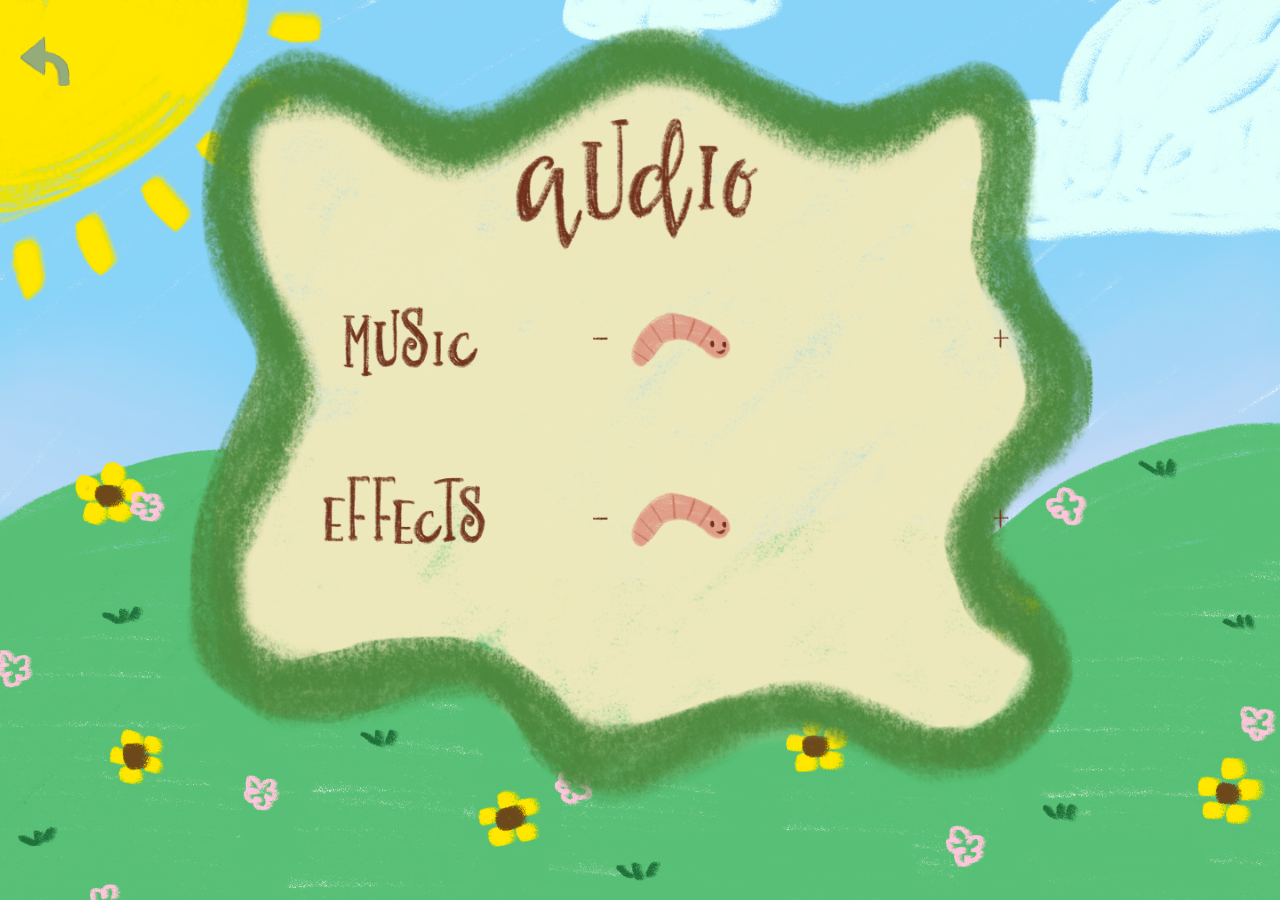
<file: audio-settings/index.html>
<!DOCTYPE html>
<html lang="en">
<head>
  <meta charset="UTF-8">
  <title>Audio Settings</title>
  <link rel="stylesheet" href="css/style.css">
  <script src="https://code.jquery.com/jquery-3.7.1.min.js"></script> 
    <script src="js/script.js" DEFER></script>
</head>
<body>
<!-- The back button-->
<a href="../index.html"><img id="Back_button" src="../img/Back_button.png" alt="Back_button" class="Back_button"></img></a>

<!--Audio files-->
<audio id="chiaSound" class="effects" src="audio-files/chia-sound.mp3" preload="auto"></audio>
<audio id="click" class="effects" src="audio-files/click.mp3" preload="auto"></audio>

<!-- The Modal -->
<div id="myModal" class="modal">

  <!-- music controls -->
  <div id="plus1"><img src="img/audio-plus.png"></div>
  <div id="minus1"><img src="img/audio-minus.png"></div>

  <!-- effects controls -->
  <div id="plus2"><img src="img/audio-plus.png"></div>
  <div id="minus2"><img src="img/audio-minus.png"></div>

  <!-- music worms -->
  <div id="frstWorm25" class="worm1"><img src="img/worm-25.png"></div>
  <div id="frstWorm50" class="worm1" style="display: none;"><img src="img/worm-50.png"></div>
  <div id="frstWorm75" class="worm1" style="display: none;"><img src="img/worm-75.png"></div>
  <div id="frstWorm100" class="worm1" style="display: none;"><img src="img/worm-100.png"></div>

  <!-- effects worms -->
  <div id="scndWorm25" class="worm2"><img src="img/worm-25.png"></div>
  <div id="scndWorm50" class="worm2" style="display: none;"><img src="img/worm-50.png"></div>
  <div id="scndWorm75" class="worm2" style="display: none;"><img src="img/worm-75.png"></div>
  <div id="scndWorm100" class="worm2" style="display: none;"><img src="img/worm-100.png"></div>

  </div>
</body>
</html>
</file>
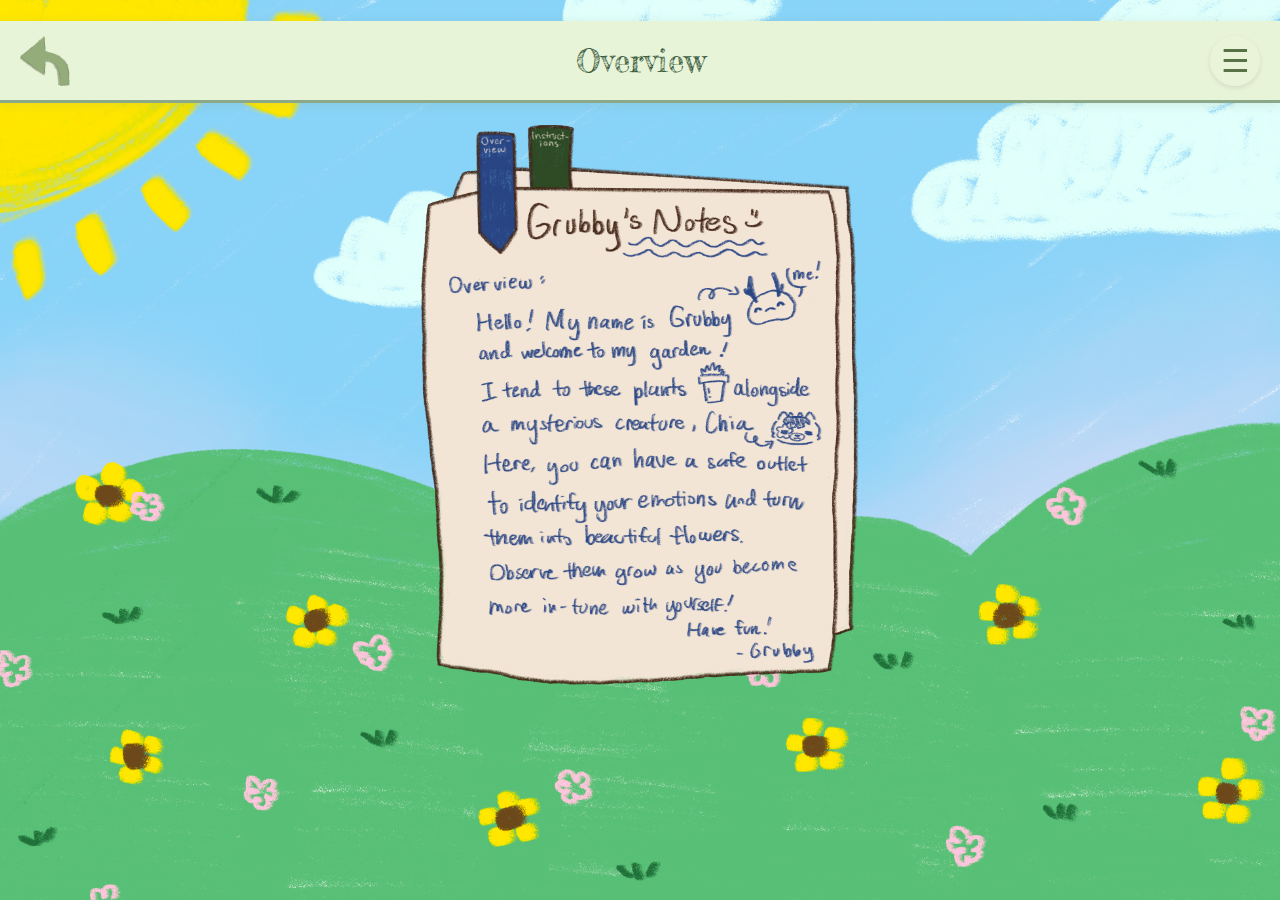
<file: help_wanted/index.html>
<!DOCTYPE html>
<html>
<head>
	<!-- Link to the google font "Fredericka the Great" -->
		<link rel="preconnect" href="https://fonts.googleapis.com">
		<link rel="preconnect" href="https://fonts.gstatic.com" crossorigin>
		<link href="https://fonts.googleapis.com/css2?family=Fredericka+the+Great&display=swap" rel="stylesheet">
	<!-- Link to the CSS stylesheet -->
	 	<link rel="stylesheet" type="text/css" href="../css/site.css">
		<link rel="stylesheet" type="text/css" href="css/main.css">
	<!-- Link to the JS main file -->
	 	<script src="https://code.jquery.com/jquery-3.7.1.min.js"></script> 
    	<script src="js/main.js" DEFER></script>
</head>
<body>
    	<a href="../index.html"><img id="Back_button" src="../img/Back_button.png" alt="Back_button" class="Back_button"></img></a>
	<div class="options-bar">
		<div class="menu-icon">☰</div>
	</div>
	
	<main>
		<h1 class="header fredericka-the-great-regular">Overview</h1>

    <div id="help">

    <img id="overview" src="img/overview.png" height="560px" width="auto" onclick="toggleImage()">

    </div>
</body>
</file>
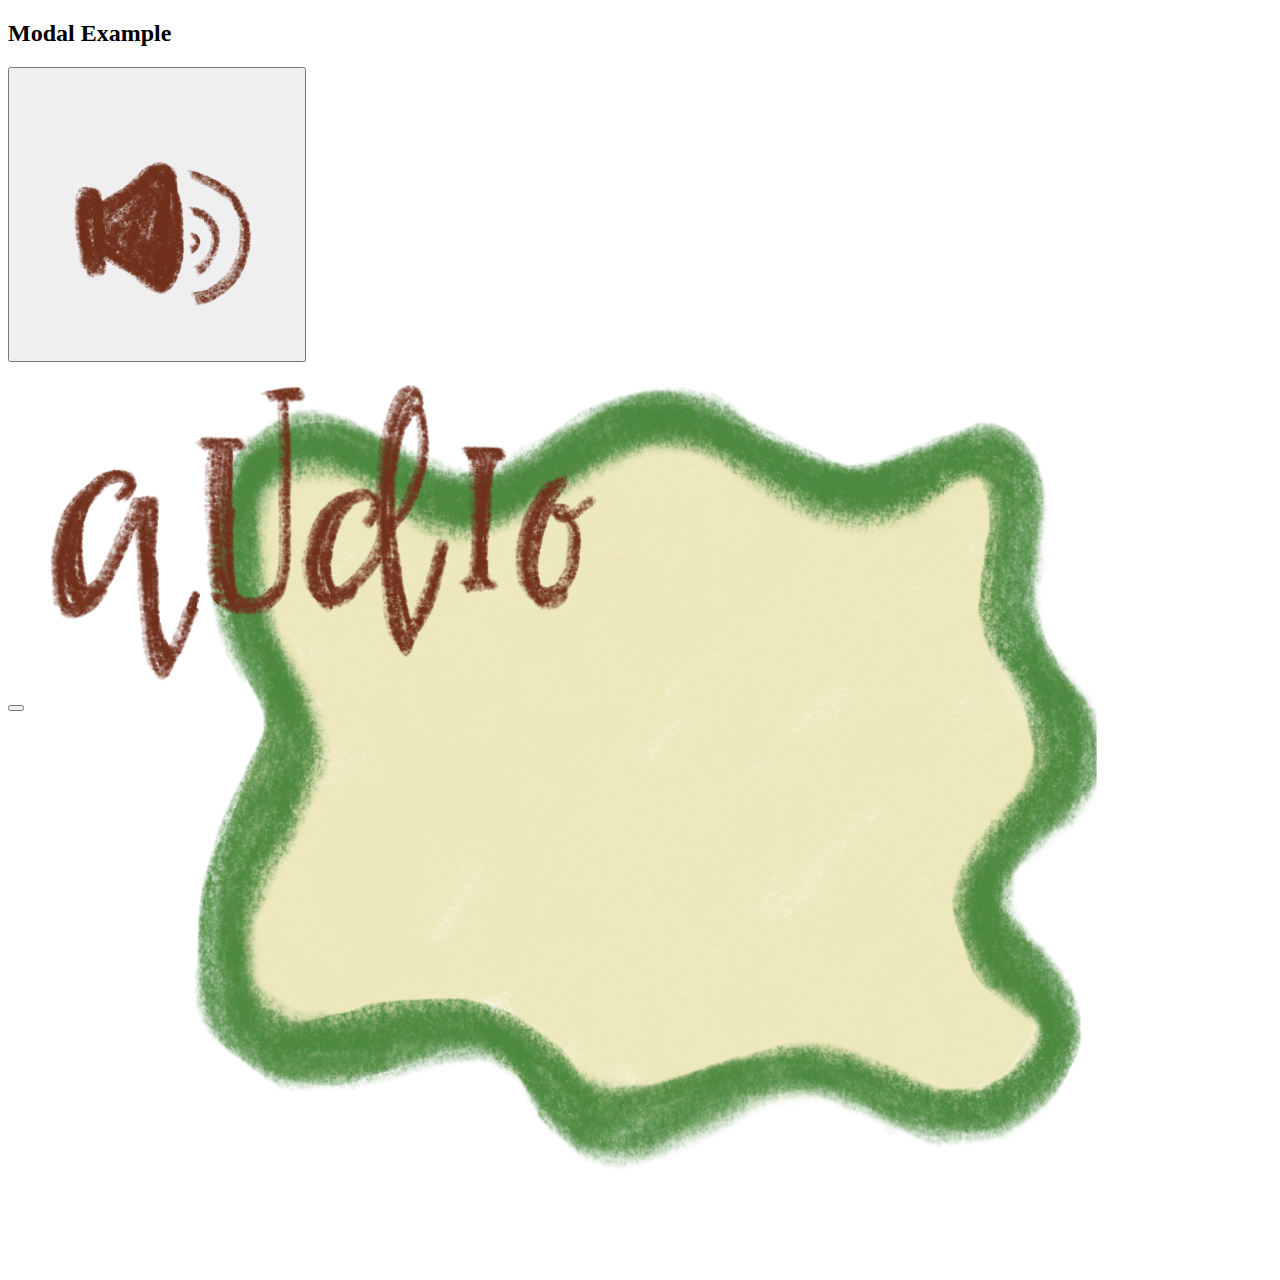
<file: options_bar/index.html>
<!DOCTYPE html>
<html lang="en">
<head>
  <meta charset="UTF-8">
  <title>Audio Modal</title>
  <link rel="stylesheet" href="css/style.css">
  <script src="https://code.jquery.com/jquery-3.7.1.min.js"></script> 
    <script src="js/script.js" DEFER></script>
</head>
<body>

<h2>Modal Example</h2>

<!-- Trigger/Open The Modal -->
<button id="myBtn"> <img src="img/audio-icon.png"> </button>


<!-- The Modal -->
<div id="myModal" class="modal">

  <!-- Modal content -->
  <div class="modal-content">
    <div id="audioHeader"> 
        <img src="img/Untitled_Artwork 3.png">
    </div >
    <button id="audioPlus"> </button> 
  </div>

</div>
</body>
</html>
</file>
<file: css/site.css>
/* General Styles */
body {
    font-family: 'Arial', sans-serif;
    margin: 0;
    padding: 0;
    background-color: #f0f7e6;
    color: #3a5a40;
    overflow-x: hidden;
    background-image: url('../img/Background.PNG');
    background-size: cover;
    background-repeat: no-repeat;
    background-position: center center;
    margin: 0;
    height: 100vh;
}

/* loading screen */
#output {
    position: fixed;
    top: 0;
    left: 0;
    height: 100vh;
    width: 100vw;
    background-color: #f0f7e6;
    z-index: 1004; /* Higher than dropdown */
    display: flex;
    align-items: center;
    justify-content: center;
}

/* Header Styles */
.header {
    text-align: center;
    padding: 20px 0;
    background-color: #e8f4d8;
    border-bottom: 3px solid #8ba888;
    box-shadow: 0 2px 10px rgba(139, 168, 136, 0.2);
    
}

.title {
    font-family: 'Wooden', 'Nature', 'Arial', sans-serif;
    font-size: 3rem;
    color: #5a7247;
    text-shadow: 2px 2px 4px rgba(0, 0, 0, 0.1);
    margin: 0;
}

/* Headline font: "Grubby's Garden" */
.header.fredericka-the-great-regular {
  font-family: "Fredericka the Great", serif;
  font-weight: 400;
  font-style: normal;
}

/* Navigation/Options Bar */
.options-bar {
    position: fixed;
    top: 36px;
    right: 20px;
    z-index: 1000;
}

.menu-icon {
    font-size: 2rem;
    cursor: pointer;
    color: #5a7247;
    background-color: rgba(232, 244, 216, 0.8);
    border-radius: 50%;
    width: 50px;
    height: 50px;
    display: flex;
    align-items: center;
    justify-content: center;
    box-shadow: 0 2px 5px rgba(0, 0, 0, 0.1);
    transition: all 0.3s ease;
}

.menu-icon:hover {
    background-color: #e8f4d8;
    transform: scale(1.1);
}

/* Main Content Area */
.main-content {
    margin-right: 350px; /* Make space for the emotional wheel */
    padding: 20px;
    min-height: 80vh;
}


/* Loading Output */
img {
    width: 100%;
    height: auto;
    z-index: 2000;
}

/* Sign Grubby */
.signgrub {
    position: absolute;
    height: 160px;
    width: auto;
    display: flex;
    float: left;
    overflow: hidden;
    z-index: auto;
    transform: translate(20px, 130px);
}

/* Responsive Design */
@media (max-width: 768px) {
    
    .main-content {
        margin-right: 0;
    }
    
    .title {
        font-size: 2rem;
    }
}


/* Container for Chia + Greenhouse */
.garden-creature{
    display: flex;
    justify-content: center;
    align-items: center;
    overflow: hidden;
    height: 100vh;
}

/* Wrapper contains Chia + Greenhouse together */
.chia-wrapper{
    transition: all 0.4s ease;
    position: relative;
    z-index: 1;
}

/* Resting state */
.resting{
    width: 1200px;
    transform: translateY(125px);
}

/*Active state*/
.active{
    width: 1000px;
    transform: translateY(-100px);
}

.chia{
    width: 100%;
    display: block;
}

/*Greenhouse Position*/
.greenhouse{
    position: absolute;
    width: 16%;
    top: 50%;
    left: 64%;
    transform: translate(-50%, -50%);
    cursor: pointer;
}

.chia, .greenhouse{
    margin: 0;
    padding: 0;
}

.active .greenhouse{
    top:53%;
    left:64%
}

html, body{
    height: 100%;
    margin: 0;
    padding: 0;
    overflow-x: hidden;
    position: relative;
}

/* EMOTION WHEEL */

/* Highlight selected segment */
.selected {
    stroke: black;
    stroke-width: 4;
    opacity: 1;
    transition: all 0.2s ease;
  }
  
  
  /* Hover effect on segments */
  #emotionWheel g:hover {
    opacity: 0.8;
    transform: scale(1.02);
    transition: transform 0.2s, opacity 0.2s;
    cursor: pointer;
  }
  
  #emotionOverlay {
    position: absolute;     /* Or use 'fixed' if you want it to stay put when scrolling */
    top: 50%;               /* Center vertically */
    left: 75%;              /* Center horizontally */
    transform: translate(-50%, -50%); /* Perfect centering */
    z-index: 1003; /* Higher than greenhouse/chia-wrapper (z-index: 1) */
    pointer-events: auto;  /* Make sure it can receive clicks */
  }
  
  #emotionWheel {
    width: 200px;
    height: 200px;
    display: block;
  }
  
.hidden {
    display: none;
}

.under_construction {
    display: none; /* Hide by default */
    position: fixed;
    top: 50%;
    left: 50%;
    transform: translate(-50%, -50%);
    max-width: 80%;
    max-height: 80%;
    z-index: 1001; /* Above other content */
}

/* The modal's background */
.modal {
  background-image: url('../img /audio-background.png');
  background-size: contain;
  background-repeat: no-repeat;
  background-position: center;
  
  position: fixed;
  top: 0;
  left: 0;
  width: 100vw;
  height: 100vh;

  z-index: 1;
  padding-top: 10px;
  overflow: hidden;     
}

/* first audio increse button */
#plus1 {
  position: absolute;
  top: 340px; /* adjust these values */
  left: 1000px; /* adjust these values */
  transform: translate(-50%, -50%);
  z-index: 10;
}

#plus1 img {
  width: 50px;
  height: auto;
}

/* second audio increse button */
#plus2 {
  position: absolute;
  top: 520px; /* adjust these values */
  left: 1000px; /* adjust these values */
  transform: translate(-50%, -50%);
  z-index: 10;
}

#plus2 img {
  width: 50px;
  height: auto;
}

/* first audio decrease button */
#minus1 {
  position: absolute;
  top: 340px; /* adjust these values */
  left: 600px; /* adjust these values */
  transform: translate(-50%, -50%);
  z-index: 10;
}

#minus1 img {
  width: 50px;
  height: auto;
}

/* second audio decrease button */
#minus2 {
  position: absolute;
  top: 520px; /* adjust these values */
  left: 600px; /* adjust these values */
  transform: translate(-50%, -50%);
  z-index: 10;
}

#minus2 img {
  width: 50px;
  height: auto;
}

/* worms */
.worm1 {
  position: absolute;
  top: 340px; /* adjust these values */
  left: 800px; /* adjust these values */
  transform: translate(-50%, -50%); 
}

.worm2 {
  position: absolute;
  top: 520px; /* adjust these values */
  left: 800px; /* adjust these values */
  transform: translate(-50%, -50%); 
}

.worm1 img {
  width: 600px;
  height: auto;
}

.worm2 img {
  width: 600px;
  height: auto;
}

.menu-dropdown {
  position: fixed;
  top: 90px;
  right: 20px;
  background-color: rgba(232, 244, 216, 0.95);
  border: 2px solid #8ba888;
  border-radius: 12px;
  padding: 10px;
  display: flex;
  flex-direction: column;
  gap: 8px;
  box-shadow: 0 4px 8px rgba(0,0,0,0.1);
  z-index: 1110;
}

.menu-dropdown button {
  background: none;
  border: none;
  color: #3a5a40;
  font-size: 1rem;
  text-align: left;
  cursor: pointer;
  padding: 6px 12px;
  border-radius: 6px;
  transition: background 0.2s;
}

.menu-dropdown button:hover {
  background-color: #dbeed0;
}

#menuIcon {
  pointer-events: auto !important;
  z-index: 1101 !important;
}

#spotify {
  position: absolute;
  top: 950px; /* adjust these values */
  left: 1270px; /* adjust these values */
  transform: translate(-50%, -50%); 
}

.plant-facts-bubble {
  position: absolute;
  top: 85%;
  left: 10%;
  transform: translate(-50%, -50%);
  background-color: #e8f4d8;
  color: #3a5a40;
  padding: 12px 20px;
  border: 2px solid #8ba888;
  border-radius: 20px;
  font-weight: bold;
  box-shadow: 0 4px 8px rgba(0,0,0,0.2);
  cursor: pointer;
  transition: all 0.2s ease;
}
.plant-facts-bubble:hover {
  background-color: #dbeed0;
}
</file>
<file: audio-settings/css/style.css>
/* background image */
body {
    overflow-x: hidden;
    background-image: url('../img/Background.PNG');
    background-size: cover;
    background-repeat: no-repeat;
    background-position: center center;
    margin: 0;
    height: 100vh;
}

/* back button */
.Back_button {
    position: fixed;
    top: 36px;
    left: 20px;
    z-index: 1000;
    cursor: pointer;
    width: 50px;
    height: 50px;
    transition: all 0.3s ease;
}

.Back_button:hover {
    background-color: #e8f4d8;
    transform: scale(1.1);
}

/* The modal's background */
.modal {
  background-image: url('../img/audio-background.png');
  background-size: contain;
  background-repeat: no-repeat;
  background-position: center;
  
  position: relative;
  top: 0;
  left: 0;
  width: 100vw;
  height: 100vh;

  z-index: 1;
  padding-top: 10px;
  overflow: auto;     
}

/* first audio increase button */
#plus1 {
  position: absolute;
  top: 340px; /* adjust these values */
  left: 1000px; /* adjust these values */
  transform: translate(-50%, -50%);
  z-index: 10;
}

#plus1 img {
  width: 50px;
  height: auto;
}

/* second audio increse button */
#plus2 {
  position: absolute;
  top: 520px; /* adjust these values */
  left: 1000px; /* adjust these values */
  transform: translate(-50%, -50%);
  z-index: 10;
}

#plus2 img {
  width: 50px;
  height: auto;
}

/* first audio decrease button */
#minus1 {
  position: absolute;
  top: 340px; /* adjust these values */
  left: 600px; /* adjust these values */
  transform: translate(-50%, -50%);
  z-index: 10;
}

#minus1 img {
  width: 50px;
  height: auto;
}

/* second audio decrease button */
#minus2 {
  position: absolute;
  top: 520px; /* adjust these values */
  left: 600px; /* adjust these values */
  transform: translate(-50%, -50%);
  z-index: 10;
}

#minus2 img {
  width: 50px;
  height: auto;
}

/* worms */
.worm1 {
  position: absolute;
  top: 340px; /* adjust these values */
  left: 800px; /* adjust these values */
  transform: translate(-50%, -50%); 
}

.worm2 {
  position: absolute;
  top: 520px; /* adjust these values */
  left: 800px; /* adjust these values */
  transform: translate(-50%, -50%); 
}

.worm1 img {
  width: 600px;
  height: auto;
}

.worm2 img {
  width: 600px;
  height: auto;
}
</file>
<file: help_wanted/css/main.css>
#overview {
    height: 560px;
    width: auto;
    display: block;
    margin: auto;
    overflow: hidden;
    z-index: 100;
}

#instructions {
    height: 560px;
    width: auto;
    display: block;
    margin: auto;
    overflow: hidden;
    z-index: 50;
    display: none;
}

.hidden {
    display: none;
}

/* Back Button */
.Back_button {
    position: fixed;
    top: 36px;
    left: 20px;
    z-index: 1000;
    cursor: pointer;
    width: 50px;
    height: 50px;
    transition: all 0.3s ease;
}

.Back_button:hover {
    transform: scale(1.1);
}

/* Navigation/Options Bar */
.options-bar {
    position: fixed;
    top: 36px;
    right: 20px;
    z-index: 1000;
}

.menu-icon {
    font-size: 2rem;
    cursor: pointer;
    color: #5a7247;
    background-color: rgba(232, 244, 216, 0.8);
    border-radius: 50%;
    width: 50px;
    height: 50px;
    display: flex;
    align-items: center;
    justify-content: center;
    box-shadow: 0 2px 5px rgba(0, 0, 0, 0.1);
    transition: all 0.3s ease;
}

.menu-icon:hover {
    background-color: #e8f4d8;
    transform: scale(1.1);
}


.menu-dropdown {
  position: fixed;
  top: 90px;
  right: 20px;
  background-color: rgba(232, 244, 216, 0.95);
  border: 2px solid #8ba888;
  border-radius: 12px;
  padding: 10px;
  display: flex;
  flex-direction: column;
  gap: 8px;
  box-shadow: 0 4px 8px rgba(0,0,0,0.1);
  z-index: 1110;
}

.menu-dropdown button {
  background: none;
  border: none;
  color: #3a5a40;
  font-size: 1rem;
  text-align: left;
  cursor: pointer;
  padding: 6px 12px;
  border-radius: 6px;
  transition: background 0.2s;
}

.menu-dropdown button:hover {
  background-color: #dbeed0;
}

#menuIcon {
  pointer-events: auto !important;
  z-index: 1101 !important;
}
</file>
<file: options_bar/css/style.css>
/* The modal's background */
.modal {
  background-image: url('../img/audio-background.png');
  background-size: contain;
  background-repeat: no-repeat;
  background-position: center;
  
  position: relative;
  top: 0;
  left: 0;
  width: 100vw;
  height: 100vh;

  z-index: 1;
  padding-top: 10px;
  overflow: auto;     
}

/* first audio increse button */
#plus1 {
  position: absolute;
  top: 340px; /* adjust these values */
  left: 1000px; /* adjust these values */
  transform: translate(-50%, -50%);
  z-index: 10;
}

#plus1 img {
  width: 50px;
  height: auto;
}

/* second audio increse button */
#plus2 {
  position: absolute;
  top: 520px; /* adjust these values */
  left: 1000px; /* adjust these values */
  transform: translate(-50%, -50%);
  z-index: 10;
}

#plus2 img {
  width: 50px;
  height: auto;
}

/* first audio decrease button */
#minus1 {
  position: absolute;
  top: 340px; /* adjust these values */
  left: 600px; /* adjust these values */
  transform: translate(-50%, -50%);
  z-index: 10;
}

#minus1 img {
  width: 50px;
  height: auto;
}

/* second audio decrease button */
#minus2 {
  position: absolute;
  top: 520px; /* adjust these values */
  left: 600px; /* adjust these values */
  transform: translate(-50%, -50%);
  z-index: 10;
}

#minus2 img {
  width: 50px;
  height: auto;
}

/* worms */
.worm1 {
  position: absolute;
  top: 340px; /* adjust these values */
  left: 800px; /* adjust these values */
  transform: translate(-50%, -50%); 
}

.worm2 {
  position: absolute;
  top: 520px; /* adjust these values */
  left: 800px; /* adjust these values */
  transform: translate(-50%, -50%); 
}

.worm1 img {
  width: 600px;
  height: auto;
}

.worm2 img {
  width: 600px;
  height: auto;
}
</file>
